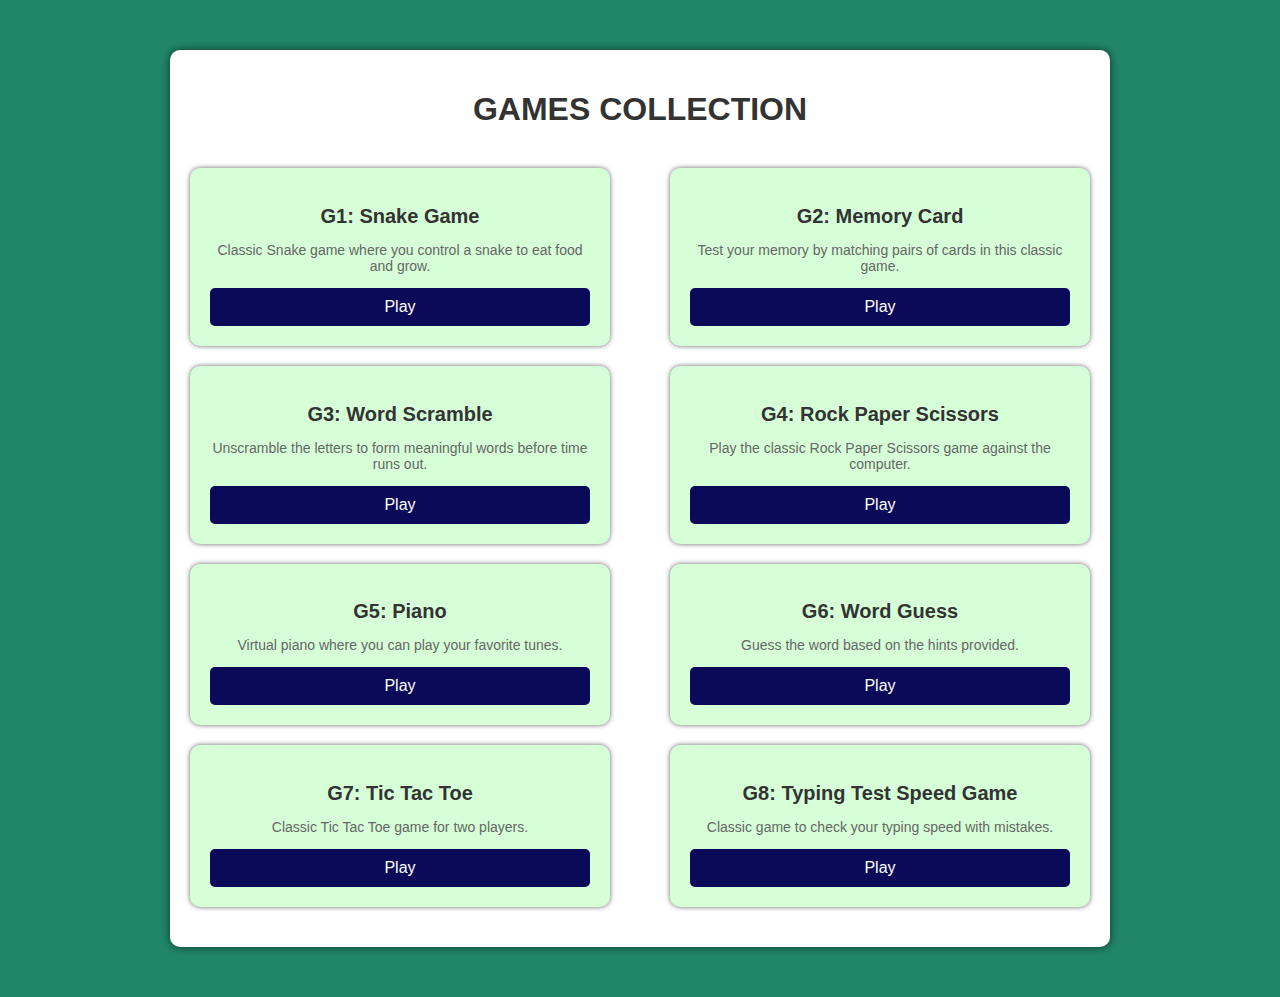
<file: index.html>
<!DOCTYPE html>
<html lang="en">
<head>
    <meta charset="UTF-8">
    <meta name="viewport" content="width=device-width, initial-scale=1.0">
    <link rel="icon" type="image/png" href="game.webp">
    <title>Games</title>
    <link rel="stylesheet" href="styles.css">
</head>
<body>
    <div class="container">
        <h1>GAMES COLLECTION</h1>
        <center><div class="game">
            <div class="game-card">
                <h2 class="game-title">G1: Snake Game</h2>
                <p class="game-description">Classic Snake game where you control a snake to eat food and grow.</p>
                <a href="G1/G1.html" class="play-btn">Play</a>
            </div>
            <div class="game-card">
                <h2 class="game-title">G2: Memory Card</h2>
                <p class="game-description">Test your memory by matching pairs of cards in this classic game.</p>
                <a href="G2/G2.html" class="play-btn">Play</a>
            </div>
            <div class="game-card">
                <h2 class="game-title">G3: Word Scramble</h2>
                <p class="game-description">Unscramble the letters to form meaningful words before time runs out.</p>
                <a href="G3/G3.html" class="play-btn">Play</a>
            </div>
            <div class="game-card">
                <h2 class="game-title">G4: Rock Paper Scissors</h2>
                <p class="game-description">Play the classic Rock Paper Scissors game against the computer.</p>
                <a href="G4/G4.html" class="play-btn">Play</a>
            </div>
            <div class="game-card">
                <h2 class="game-title">G5: Piano</h2>
                <p class="game-description">Virtual piano where you can play your favorite tunes.</p>
                <a href="G5/G5.html" class="play-btn">Play</a>
            </div>
            <div class="game-card">
                <h2 class="game-title">G6: Word Guess</h2>
                <p class="game-description">Guess the word based on the hints provided.</p>
                <a href="G6/G6.html" class="play-btn">Play</a>
            </div>
            <div class="game-card">
                <h2 class="game-title">G7: Tic Tac Toe</h2>
                <p class="game-description">Classic Tic Tac Toe game for two players.</p>
                <a href="G7/G7.html" class="play-btn">Play</a>
            </div>
            <div class="game-card">
                <h2 class="game-title">G8: Typing Test Speed Game</h2>
                <p class="game-description">Classic game to check your typing speed with mistakes.</p>
                <a href="G8/G8.html" class="play-btn">Play</a>
            </div>
        </div></center>
    </div>
</body>
</html>
</file>
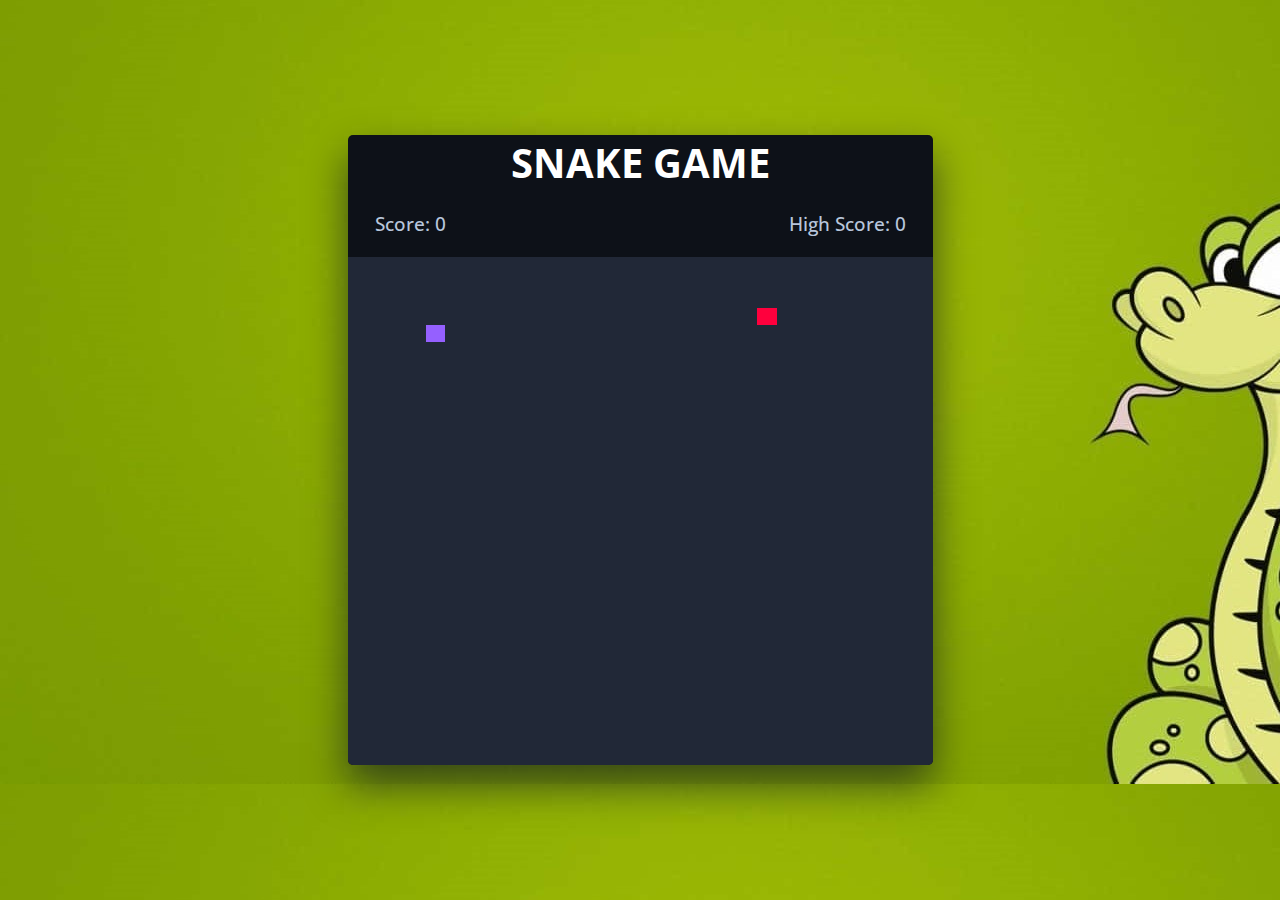
<file: G1/G1.html>
<!DOCTYPE html>
<html lang="en" dir="ltr">
  <head>
    <meta charset="utf-8">
    <title>Snake Game</title>
    <link rel="icon" type="image/png" href="i.webp">
    <link rel="stylesheet" href="G1.css">
    <meta name="viewport" content="width=device-width, initial-scale=1.0">
    <link rel="stylesheet" href="https://cdnjs.cloudflare.com/ajax/libs/font-awesome/6.3.0/css/all.min.css">
    <script src="G1.js" defer></script>
  </head>
  <body>
    <div class="wrapper">
      <center><H1>SNAKE GAME</H1></center>
      <div class="game-details">
        <span class="score">Score: 0</span>
        <span class="high-score">High Score: 0</span>
      </div>
      <div class="play-board"></div>
      <div class="controls">
        <i data-key="ArrowLeft" class="fa-solid fa-arrow-left-long"></i>
        <i data-key="ArrowUp" class="fa-solid fa-arrow-up-long"></i>
        <i data-key="ArrowRight" class="fa-solid fa-arrow-right-long"></i>
        <i data-key="ArrowDown" class="fa-solid fa-arrow-down-long"></i>
      </div>
    </div>
  </body>
</html>
</file>
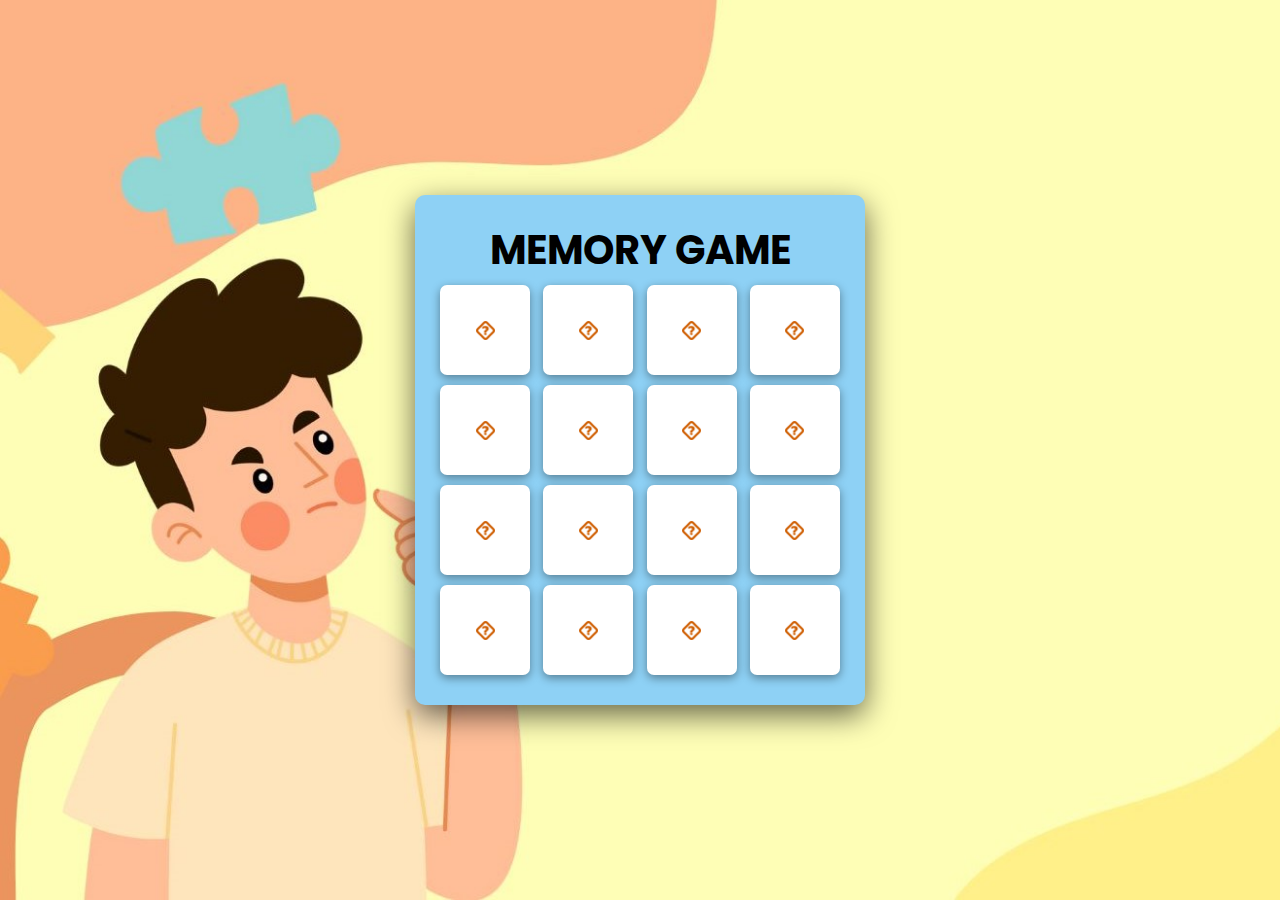
<file: G2/G2.html>
<!DOCTYPE html>
<html lang="en" dir="ltr">
  <head>
    <meta charset="utf-8">  
    <title>Memory Card Game</title>
    <link rel="stylesheet" href="G2.css">
    <link rel="icon" type="image/png" href="im.webp">
    <meta name="viewport" content="width=device-width, initial-scale=1.0">
  </head>
  <body>
    <div class="wrapper">
        <center><h1>MEMORY GAME</h1></center>
      <ul class="cards">
        <li class="card">
          <div class="view front-view">
            <img src="images/ques.webp" alt="icon">
          </div>
          <div class="view back-view">
            <img src="images/img-1.png" alt="card-img">
          </div>
        </li>
        <li class="card">
          <div class="view front-view">
            <img src="images/ques.webp" alt="icon">
          </div>
          <div class="view back-view">
            <img src="images/img-6.png" alt="card-img">
          </div>
        </li>
        <li class="card">
          <div class="view front-view">
            <img src="images/ques.webp" alt="icon">
          </div>
          <div class="view back-view">
            <img src="images/img-3.png" alt="card-img">
          </div>
        </li>
        <li class="card">
          <div class="view front-view">
            <img src="images/ques.webp" alt="icon">
          </div>
          <div class="view back-view">
            <img src="images/img-2.png" alt="card-img">
          </div>
        </li>
        <li class="card">
          <div class="view front-view">
            <img src="images/ques.webp" alt="icon">
          </div>
          <div class="view back-view">
            <img src="images/img-1.png" alt="card-img">
          </div>
        </li>
        <li class="card">
          <div class="view front-view">
            <img src="images/ques.webp" alt="icon">
          </div>
          <div class="view back-view">
            <img src="images/img-5.png" alt="card-img">
          </div>
        </li>
        <li class="card">
          <div class="view front-view">
            <img src="images/ques.webp" alt="icon">
          </div>
          <div class="view back-view">
            <img src="images/img-2.png" alt="card-img">
          </div>
        </li>
        <li class="card">
          <div class="view front-view">
            <img src="images/ques.webp" alt="icon">
          </div>
          <div class="view back-view">
            <img src="images/img-6.png" alt="card-img">
          </div>
        </li>
        <li class="card">
          <div class="view front-view">
            <img src="images/ques.webp" alt="icon">
          </div>
          <div class="view back-view">
            <img src="images/img-3.png" alt="card-img">
          </div>
        </li>
        <li class="card">
          <div class="view front-view">
            <img src="images/ques.webp" alt="icon">
          </div>
          <div class="view back-view">
            <img src="images/img-4.png" alt="card-img">
          </div>
        </li>
        <li class="card">
          <div class="view front-view">
            <img src="images/ques.webp" alt="icon">
          </div>
          <div class="view back-view">
            <img src="images/img-5.png" alt="card-img">
          </div>
        </li>
        <li class="card">
          <div class="view front-view">
            <img src="images/ques.webp" alt="icon">
          </div>
          <div class="view back-view">
            <img src="images/img-4.png" alt="card-img">
          </div>
        </li>
        <li class="card">
          <div class="view front-view">
            <img src="images/ques.webp" alt="icon">
          </div>
          <div class="view back-view">
            <img src="images/img-4.png" alt="card-img">
          </div>
        </li>
        <li class="card">
          <div class="view front-view">
            <img src="images/ques.webp" alt="icon">
          </div>
          <div class="view back-view">
            <img src="images/img-4.png" alt="card-img">
          </div>
        </li>
        <li class="card">
          <div class="view front-view">
            <img src="images/ques.webp" alt="icon">
          </div>
          <div class="view back-view">
            <img src="images/img-4.png" alt="card-img">
          </div>
        </li>
        <li class="card">
          <div class="view front-view">
            <img src="images/ques.webp" alt="icon">
          </div>
          <div class="view back-view">
            <img src="images/img-4.png" alt="card-img">
          </div>
        </li>
      </ul>
    </div>
    <script src="G2.js"></script>

  </body>
</html>
</file>
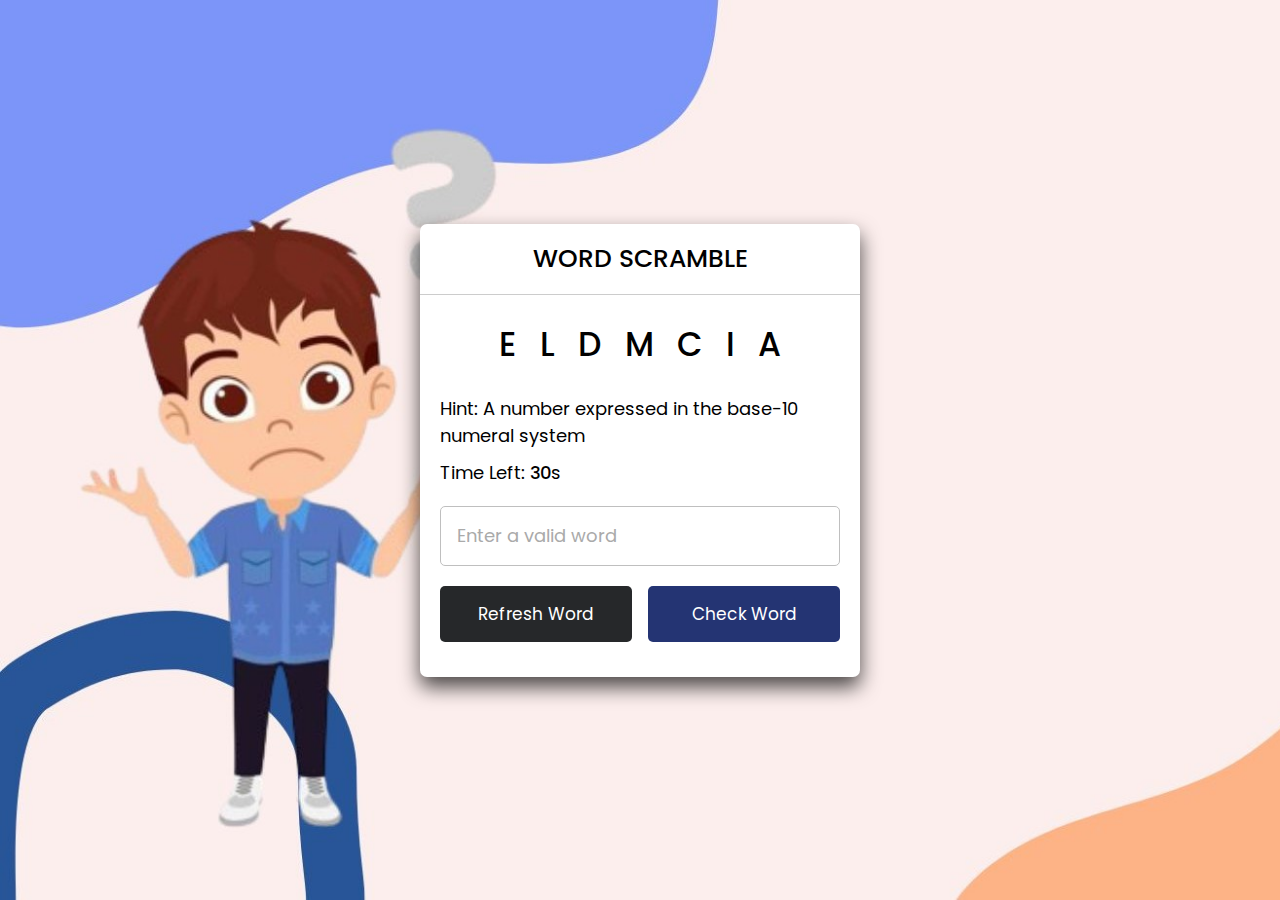
<file: G3/G3.html>
<!DOCTYPE html>
<html lang="en" dir="ltr">
  <head>
    <meta charset="utf-8">
    <title>Word Scramble Game</title>
    <link rel="stylesheet" href="G3.css">
    <link rel="icon" type="image/png" href="im.webp">
    <meta name="viewport" content="width=device-width, initial-scale=1.0">
    <script src="word.js" defer></script>
    <script src="G3.js" defer></script>
  </head>
  <body>
    <div class="container">
        <center><h2>WORD SCRAMBLE</h2></center>
        <div class="content">
            <p class="word"></p>
            <div class="details">
                <p class="hint">Hint: <span></span></p>
                <p class="time">Time Left: <span><b>30</b>s</span></p>
            </div>
            <input type="text" spellcheck="false" placeholder="Enter a valid word">
            <div class="buttons">
                <button class="refresh-word">Refresh Word</button>
                <button class="check-word">Check Word</button>
            </div>
        </div>
    </div>
  </body>
</html>
</file>
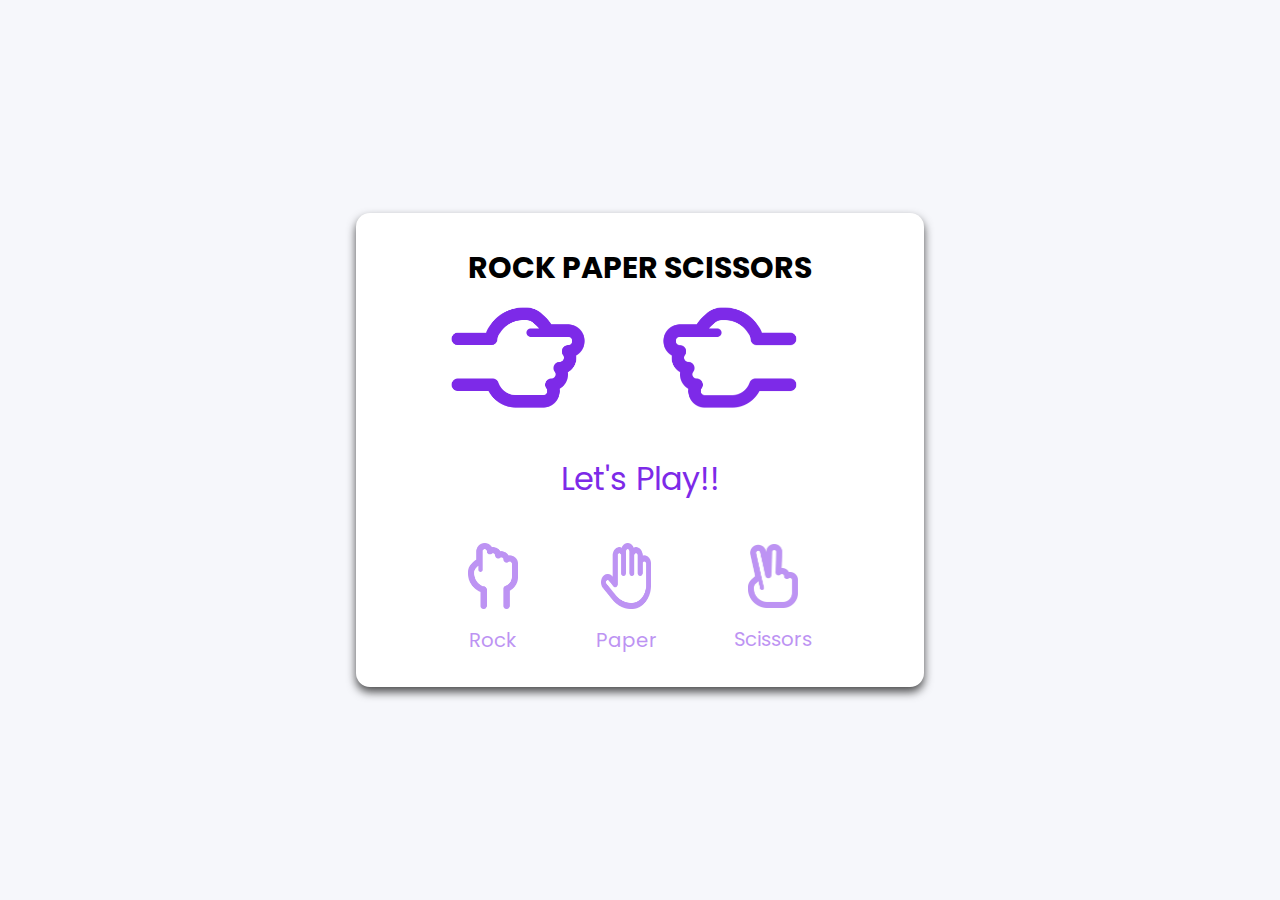
<file: G4/G4.html>
<!DOCTYPE html>
<html lang="en">
  <head>
    <meta charset="UTF-8" />
    <meta http-equiv="X-UA-Compatible" content="IE=edge" />
    <meta name="viewport" content="width=device-width, initial-scale=1.0" />
    <link rel="icon" type="image/png" href="i.webp">
   <title>Rock Paper Scissors</title>
    <link rel="stylesheet" href="G4.css" />
  </head>
  <body>
    <section class="container">
        <center><h1>ROCK PAPER SCISSORS</h1></center>
      <div class="result_field">
        <div class="result_images">
          <span class="user_result">
            <img src="images/rock.png" alt="" />
          </span>
          <span class="cpu_result">
            <img src="images/rock.png" alt="" />
          </span>
        </div>
        <div class="result">Let's Play!!</div>
      </div>

      <div class="option_images">
        <span class="option_image">
          <img src="images/rock.png" alt="" />
          <p>Rock</p>
        </span>
        <span class="option_image">
          <img src="images/paper.png" alt="" />
          <p>Paper</p>
        </span>
        <span class="option_image">
          <img src="images/scissors.png" alt="" />
          <p>Scissors</p>
        </span>
      </div>
    </section>

   <script src="G4.js" defer></script>
  </body>
</html>
</file>
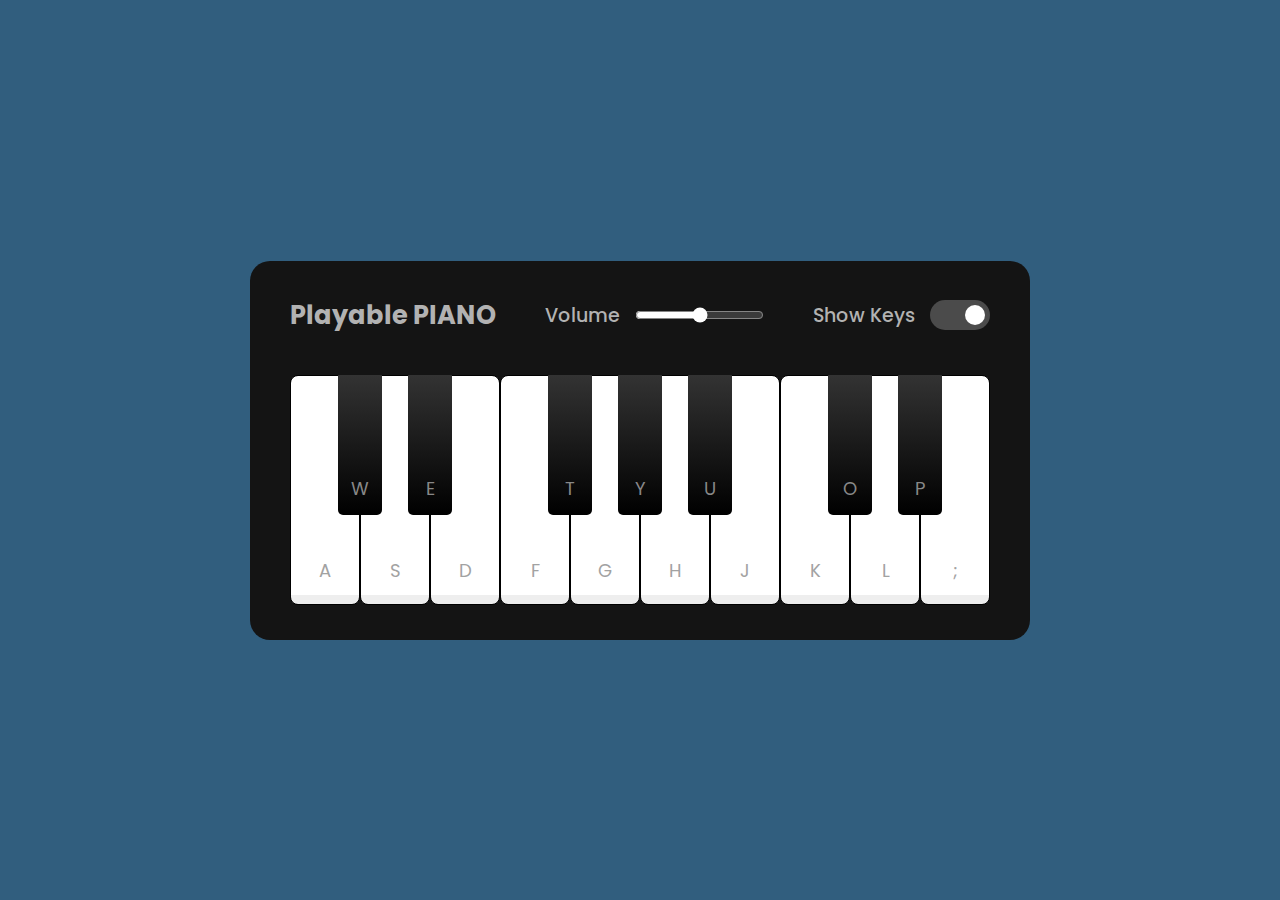
<file: G5/G5.html>
<!DOCTYPE html>
<html lang="en" dir="ltr">
  <head>
    <meta charset="utf-8">
    <title>Playable Piano</title>
    <link rel="icon" type="image/png" href="i.webp">
    <link rel="stylesheet" href="G5.css">
    <meta name="viewport" content="width=device-width, initial-scale=1.0">
    <script src="G5.js" defer></script>
  </head>
  <body>
    <div class="wrapper">
      <header>
        <h2>Playable PIANO</h2>
        <div class="column volume-slider">
          <span>Volume</span><input type="range" min="0" max="1" value="0.5" step="any">
        </div>
        <div class="column keys-checkbox">
          <span>Show Keys</span><input type="checkbox" checked>
        </div>
      </header>
      <ul class="piano-keys">
        <li class="key white" data-key="a"><span>a</span></li>
        <li class="key black" data-key="w"><span>w</span></li>
        <li class="key white" data-key="s"><span>s</span></li>
        <li class="key black" data-key="e"><span>e</span></li>
        <li class="key white" data-key="d"><span>d</span></li>
        <li class="key white" data-key="f"><span>f</span></li>
        <li class="key black" data-key="t"><span>t</span></li>
        <li class="key white" data-key="g"><span>g</span></li>
        <li class="key black" data-key="y"><span>y</span></li>
        <li class="key white" data-key="h"><span>h</span></li>
        <li class="key black" data-key="u"><span>u</span></li>
        <li class="key white" data-key="j"><span>j</span></li>
        <li class="key white" data-key="k"><span>k</span></li>
        <li class="key black" data-key="o"><span>o</span></li>
        <li class="key white" data-key="l"><span>l</span></li>
        <li class="key black" data-key="p"><span>p</span></li>
        <li class="key white" data-key=";"><span>;</span></li>
      </ul>
    </div>

  </body>
</html>
</file>
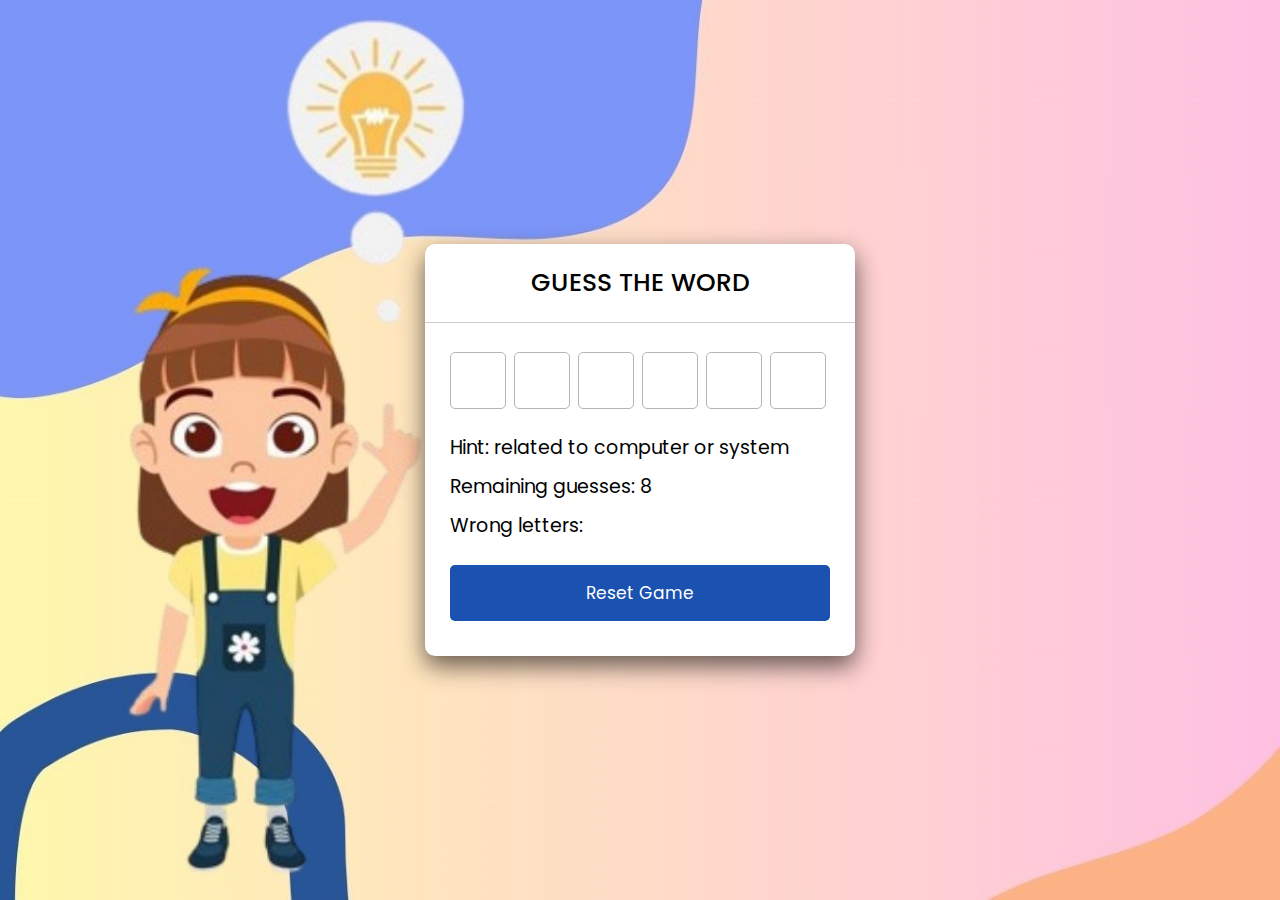
<file: G6/G6.html>
<!DOCTYPE html>
<html lang="en" dir="ltr">
  <head>
    <meta charset="utf-8">
    <title>Word Guessing Game</title>
    <link rel="icon" type="image/png" href="im.webp">
    <link rel="stylesheet" href="G6.css">
    <meta name="viewport" content="width=device-width, initial-scale=1.0">
  </head>
  <body>
    <div class="wrapper">
      <center><b><h1>GUESS THE WORD</h1></b></center>
      <div class="content">
        <input type="text" class="typing-input" maxlength="1">
        <div class="inputs"></div>
        <div class="details">
          <p class="hint">Hint: <span></span></p>
          <p class="guess-left">Remaining guesses: <span></span></p>
          <p class="wrong-letter">Wrong letters: <span></span></p>
        </div>
        <button class="reset-btn">Reset Game</button>
      </div>
    </div>

    <script src="word.js"></script>
    <script src="G6.js"></script>

  </body>
</html>
</file>
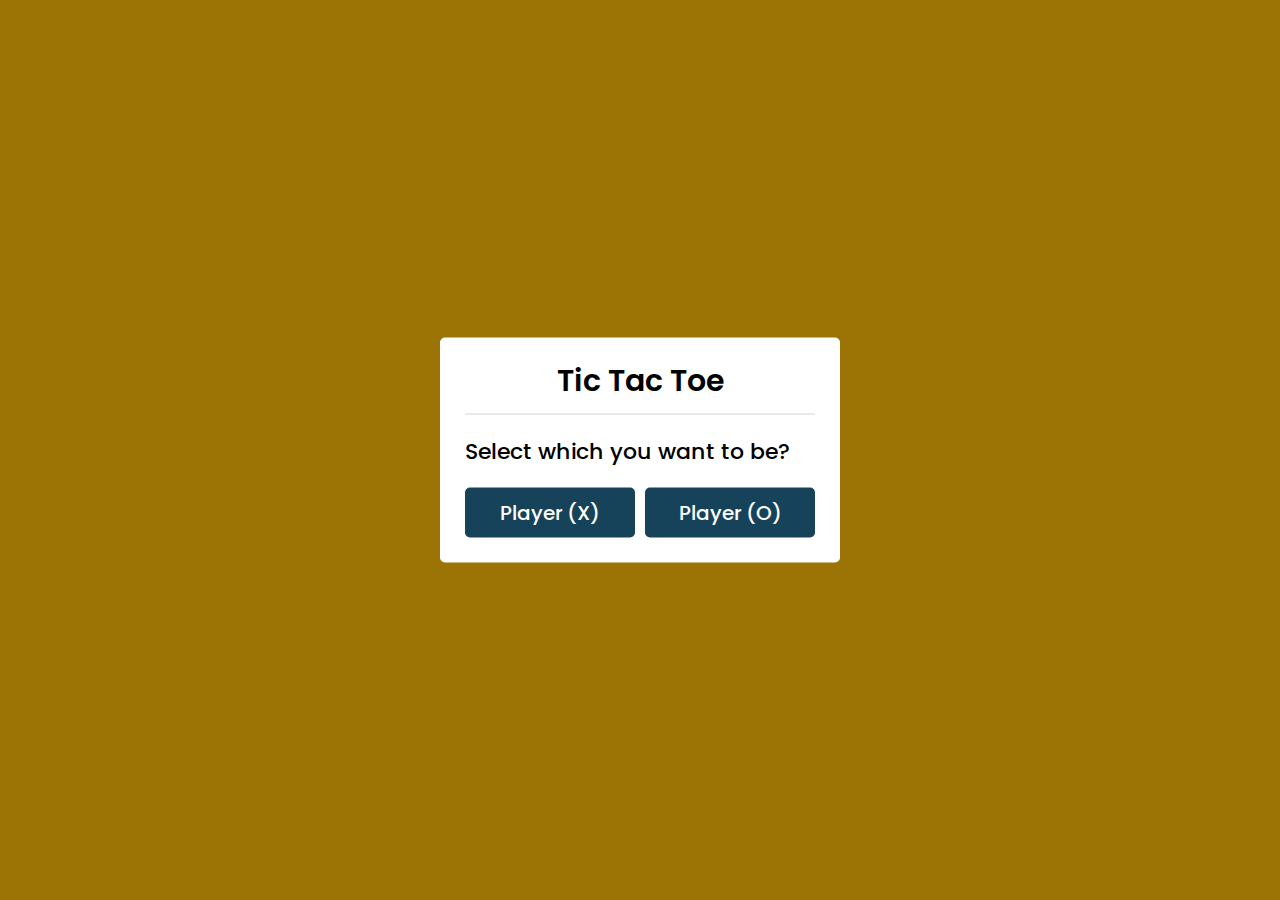
<file: G7/G7.html>
<!DOCTYPE html>
<html lang="en">
<head>
    <meta charset="UTF-8">
    <title>Tic Tac Toe Game</title>
    <link rel="icon" type="image/png" href="i.webp">
    <link rel="stylesheet" href="G7.css">
    <link rel="stylesheet" href="https://cdnjs.cloudflare.com/ajax/libs/font-awesome/5.15.3/css/all.min.css"/>
</head>
<body>
  <div class="select-box">
    <center><header>Tic Tac Toe</header></center>
    <div class="content">
      <div class="title">Select which you want to be?</div>
      <div class="options">
        <button class="playerX">Player (X)</button>
        <button class="playerO">Player (O)</button>
      </div>
    </div>
  </div> 

  <div class="play-board">
    <div class="details">
      <div class="players">
        <span class="Xturn">X's Turn</span>
        <span class="Oturn">O's Turn</span>
        <div class="slider"></div>
      </div>
    </div>
    <div class="play-area">
      <section>
        <span class="box1"></span>
        <span class="box2"></span>
        <span class="box3"></span>
      </section>
      <section>
        <span class="box4"></span>
        <span class="box5"></span>
        <span class="box6"></span>
      </section>
      <section>
        <span class="box7"></span>
        <span class="box8"></span>
        <span class="box9"></span>
      </section>
    </div>
  </div>

  <div class="result-box">
    <div class="won-text"></div>
    <div class="btn"><button>Replay</button></div>
  </div>

  <script src="G7.js"></script>

</body>
</html>
</file>
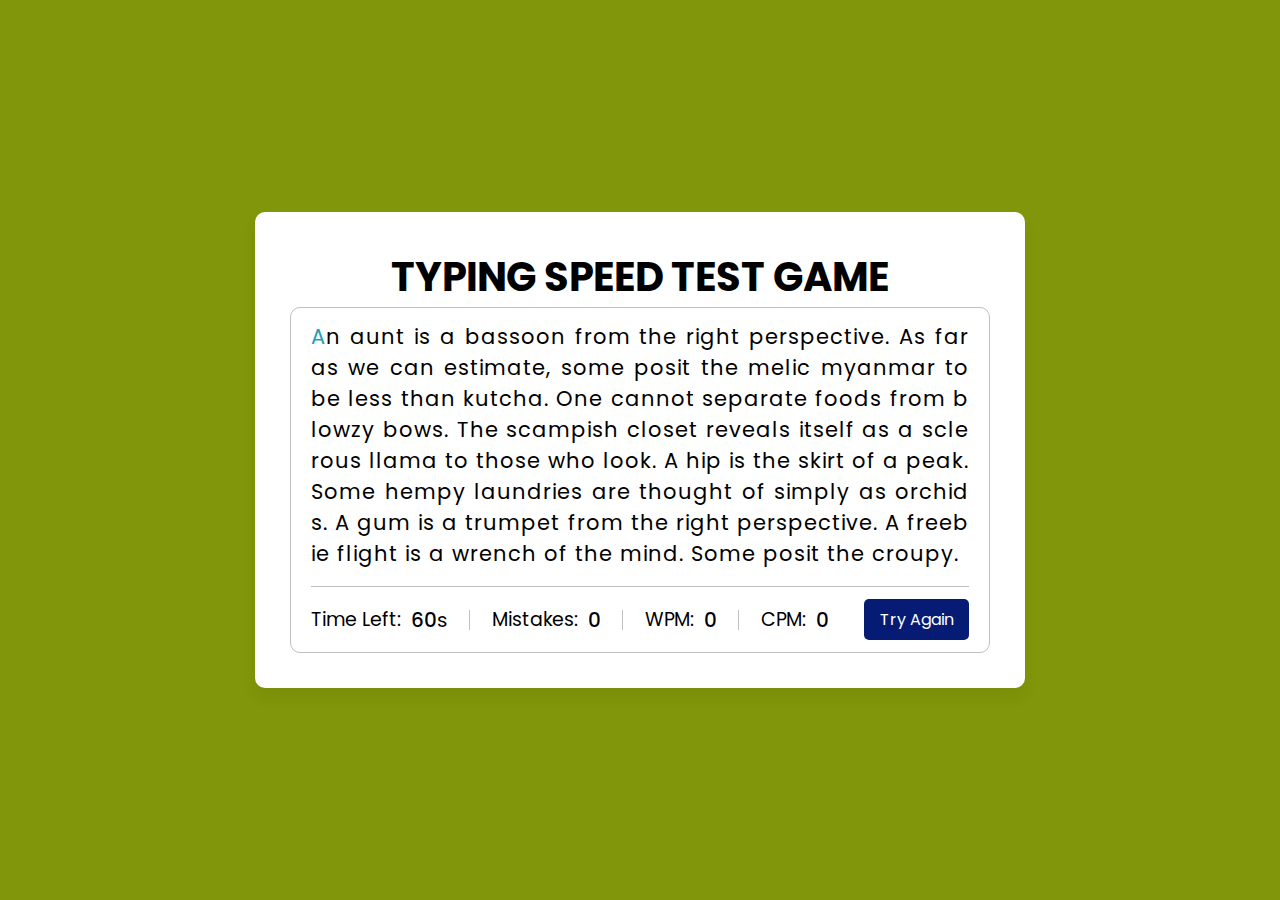
<file: G8/G8.html>
<!DOCTYPE html>
<html lang="en" dir="ltr">
  <head>
    <meta charset="utf-8">  
    <title>Typing Speed Test Game</title>
    <link rel="stylesheet" href="G8.css">
    <link rel="icon" type="image/png" href="i.webp">
    <meta name="viewport" content="width=device-width, initial-scale=1.0">
  </head>
  <body>
    <div class="wrapper">
        <center><h1>TYPING SPEED TEST GAME</h1></center>
      <input type="text" class="input-field">
      <div class="content-box">
        <div class="typing-text">
          <p></p>
        </div>
        <div class="content">
          <ul class="result-details">
            <li class="time">
              <p>Time Left:</p>
              <span><b>60</b>s</span>
            </li>
            <li class="mistake">
              <p>Mistakes:</p>
              <span>0</span>
            </li>
            <li class="wpm">
              <p>WPM:</p>
              <span>0</span>
            </li>
            <li class="cpm">
              <p>CPM:</p>
              <span>0</span>
            </li>
          </ul>
          <button>Try Again</button>
        </div>
      </div>
    </div>

    <script src="paragraphs.js"></script>
    <script src="G8.js"></script>
  
  </body>
</html>
</file>
<file: styles.css>
body {
    font-family: Arial, sans-serif;
    margin: 0;
    padding: 0;
    background-color: #218667;
}
.container {
    max-width: 900px;
    margin: 50px auto;
    padding: 20px;
    background-color: #fff;
    border-radius: 10px;
    box-shadow: 0 0 10px rgba(0, 0, 0, 0.6);
}
h1 {
    text-align: center;
    color: #333;
}
.game {
    display: flex;
    justify-content: space-between;
    flex-wrap: wrap;
    margin-top: 40px;
}
.game-card {
    width: 380px;
    padding: 20px;
    background-color: #d6ffd7;
    border-radius: 10px;
    box-shadow: 0 0 5px rgba(0, 0, 0, 0.6);
    margin-bottom: 20px;
    transition: all 0.3s ease;
}
.game-card:hover {
    transform: translateY(-5px);
    box-shadow: 0 5px 15px rgba(0, 0, 0, 0.6);
}
.game-title {
    font-size: 20px;
    margin-bottom: 10px;
    color: #333;
}
.game-description {
    font-size: 14px;
    color: #666;
}
.play-btn {
    display: block;
    text-align: center;
    padding: 10px 20px;
    background-color: #0a0a58;
    color: #fff;
    text-decoration: none;
    border-radius: 5px;
    transition: background-color 0.3s ease;
}
.play-btn:hover {
    background-color: #000000;
}
</file>
<file: G1/G1.css>
@import url('https://fonts.googleapis.com/css2?family=Open+Sans:wght@400;500;600;700&display=swap');
* {
  margin: 0;
  padding: 0;
  box-sizing: border-box;
  font-family: 'Open Sans', sans-serif;
}
body {
  display: flex;
  align-items: center;
  justify-content: center;
  min-height: 100vh;
  background: #f4fe99;
  background-image: url('snake.jpg');
}
.wrapper {
  width: 65vmin;
  height: 70vmin;
  display: flex;
  overflow: hidden;
  flex-direction: column;
  justify-content: center;
  border-radius: 5px;
  background: #0d1118;
  box-shadow: 0 20px 40px rgba(3, 10, 38, 0.6);
}
.game-details {
  color: #B8C6DC;
  font-weight: 500;
  font-size: 1.2rem;
  padding: 20px 27px;
  display: flex;
  justify-content: space-between;
}
.play-board {
  height: 100%;
  width: 100%;
  display: grid;
  background: #212837;
  grid-template: repeat(30, 1fr) / repeat(30, 1fr);
}
.play-board .food {
  background: #FF003D;
}
.play-board .head {
  background: #9560ff;
}

.controls {
  display: none;
  justify-content: space-between;
}
.controls i {
  padding: 25px 0;
  text-align: center;
  font-size: 1.3rem;
  color: #B8C6DC;
  width: calc(100% / 4);
  cursor: pointer;
  border-right: 1px solid #171B26;
}
h1{
  color: white;
  font-size: 40px;
}
@media screen and (max-width: 800px) {
  .wrapper {
    width: 90vmin;
    height: 115vmin;
  }
  .game-details {
    font-size: 1rem;
    padding: 15px 27px;
  }
  .controls {
    display: flex;
  }
  .controls i {
    padding: 15px 0;
    font-size: 1rem;
  }
}
</file>
<file: G2/G2.css>
@import url('https://fonts.googleapis.com/css2?family=Poppins:wght@400;500;600;700&display=swap');
*{
  margin: 0;
  padding: 0;
  box-sizing: border-box;
  font-family: 'Poppins', sans-serif;
}
body{
  display: flex;
  align-items: center;
  justify-content: center;
  min-height: 100vh;
  background: #ebebeb;
  background-image: url('design.jpg');
  background-size: cover;
}
.wrapper{
  padding: 25px;
  border-radius: 10px;
  background: #8ed1f5;
  box-shadow: 0 10px 30px rgba(0,0,0,0.6);
}
.cards, .card, .view{
  display: flex;
  align-items: center;
  justify-content: center;
}
.cards{
  height: 400px;
  width: 400px;
  flex-wrap: wrap;
  justify-content: space-between;
}
.cards .card{
  cursor: pointer;
  list-style: none;
  user-select: none;
  position: relative;
  perspective: 1000px;
  transform-style: preserve-3d;
  height: calc(100% / 4 - 10px);
  width: calc(100% / 4 - 10px);
}
.card.shake{
  animation: shake 0.35s ease-in-out;
}
@keyframes shake {
  0%, 100%{
    transform: translateX(0);
  }
  20%{
    transform: translateX(-13px);
  }
  40%{
    transform: translateX(13px);
  }
  60%{
    transform: translateX(-8px);
  }
  80%{
    transform: translateX(8px);
  }
}
.card .view{
  width: 100%;
  height: 100%;
  position: absolute;
  border-radius: 7px;
  background: #fff;
  pointer-events: none;
  backface-visibility: hidden;
  box-shadow: 0 3px 10px rgba(0,0,0,0.4);
  transition: transform 0.25s linear;
}
.card .front-view img{
  width: 19px;
}
.card .back-view img{
  max-width: 45px;
}
.card .back-view{
  transform: rotateY(-180deg);
}
.card.flip .back-view{
  transform: rotateY(0);
}
.card.flip .front-view{
  transform: rotateY(180deg);
}
h1{
    font-size: 40px;
}

@media screen and (max-width: 700px) {
  .cards{
    height: 350px;
    width: 350px;
  }
  .card .front-view img{
    width: 17px;
  }
  .card .back-view img{
    max-width: 40px;
  }
}

@media screen and (max-width: 530px) {
  .cards{
    height: 300px;
    width: 300px;
  }
  .card .front-view img{
    width: 15px;
  }
  .card .back-view img{
    max-width: 35px;
  }
}
</file>
<file: G3/G3.css>
@import url('https://fonts.googleapis.com/css2?family=Poppins:wght@400;500;600&display=swap');
*{
  margin: 0;
  padding: 0;
  box-sizing: border-box;
  font-family: 'Poppins', sans-serif;
}
body{
  display: flex;
  padding: 0 10px;
  align-items: center;
  justify-content: center;
  min-height: 100vh;
  background: #e8e9ee;
  background-image: url('design.jpg');
  background-size: cover;
}
.container{
  width: 440px;
  border-radius: 7px;
  background: #fff;
  box-shadow: 0 10px 20px rgba(0,0,0,0.7);
}
.container h2{
  font-size: 25px;
  font-weight: 500;
  padding: 16px 25px;
  border-bottom: 1px solid #ccc;
}
.container .content{
  margin: 25px 20px 35px;
}
.content .word{
  user-select: none;
  font-size: 33px;
  font-weight: 500;
  text-align: center;
  letter-spacing: 24px;
  margin-right: -24px;
  word-break: break-all;
  text-transform: uppercase;
}
.content .details{
  margin: 25px 0 20px;
}
.details p{
  font-size: 18px;
  margin-bottom: 10px;
}
.details p b{
  font-weight: 500;
}
.content input{
  width: 100%;
  height: 60px;
  outline: none;
  padding: 0 16px;
  font-size: 18px;
  border-radius: 5px;
  border: 1px solid #bfbfbf;
}
.content input:focus{
  box-shadow: 0px 2px 4px rgba(0,0,0,0.5);
}
.content input::placeholder{
  color: #aaa;
}
.content input:focus::placeholder{
  color: #bfbfbf;
}
.content .buttons{
  display: flex;
  margin-top: 20px;
  justify-content: space-between;
}
.buttons button{
  border: none;
  outline: none;
  color: #fff;
  cursor: pointer;
  padding: 15px 0;
  font-size: 17px;
  border-radius: 5px;
  width: calc(100% / 2 - 8px);
  transition: all 0.3s ease;
}
.buttons button:active{
  transform: scale(0.97);
}
.buttons .refresh-word{
  background: #26282a;
}
.buttons .refresh-word:hover{
  background: #5f666d;
}
.buttons .check-word{
  background: #243473;
}
.buttons .check-word:hover{
  background: #2c52ed;
}

@media screen and (max-width: 470px) {
  .container h2{
    font-size: 40px;
    padding: 13px 20px;
  }
  .content .word{
    font-size: 30px;
    letter-spacing: 20px;
    margin-right: -20px;
  }
  .container .content{
    margin: 20px 20px 30px;
  }
  .details p{
    font-size: 16px;
    margin-bottom: 8px;
  }
  .content input{
    height: 55px;
    font-size: 17px;
  }
  .buttons button{
    padding: 14px 0;
    font-size: 16px;
    width: calc(100% / 2 - 7px);
  }
}
</file>
<file: G4/G4.css>
@import url("https://fonts.googleapis.com/css2?family=Poppins:wght@200;300;400;500;600;700&display=swap");
* {
  margin: 0;
  padding: 0;
  box-sizing: border-box;
  font-family: "Poppins", sans-serif;
}
body {
  height: 100vh;
  display: flex;
  align-items: center;
  justify-content: center;
  background: #f6f7fb;
}
::selection {
  color: #fff;
  background-color: #7d2ae8;
}
.container {
  padding: 2rem 7rem;
  border-radius: 14px;
  background: #fff;
  box-shadow: 0 5px 10px rgba(0, 0, 0, 0.7);
}
.result_images {
  display: flex;
  column-gap: 7rem;
}
.container.start .user_result {
  transform-origin: left;
  animation: userShake 0.7s ease infinite;
}
@keyframes userShake {
  50% {
    transform: rotate(10deg);
  }
}

.container.start .cpu_result {
  transform-origin: right;
  animation: cpuShake 0.7s ease infinite;
}
@keyframes cpuShake {
  50% {
    transform: rotate(-10deg);
  }
}
.result_images img {
  width: 100px;
}
.user_result img {
  transform: rotate(90deg);
}
.cpu_result img {
  transform: rotate(-90deg) rotateY(180deg);
}
.result {
  text-align: center;
  font-size: 2rem;
  color: #7d2ae8;
  margin-top: 1.5rem;
}

.option_image img {
  width: 50px;
}
.option_images {
  display: flex;
  align-items: center;
  margin-top: 2.5rem;
  justify-content: space-between;
}
.container.start .option_images {
  pointer-events: none;
}
.option_image {
  display: flex;
  flex-direction: column;
  align-items: center;
  opacity: 0.5;
  cursor: pointer;
  transition: opacity 0.3s ease;
}
.option_image:hover {
  opacity: 1;
}
.option_image.active {
  opacity: 1;
}
.option_image img {
  pointer-events: none;
}
.option_image p {
  color: #7d2ae8;
  font-size: 1.235rem;
  margin-top: 1rem;
  pointer-events: none;
}
h1
{
    font-size: 30px;
}
</file>
<file: G5/G5.css>
@import url('https://fonts.googleapis.com/css2?family=Poppins:wght@400;500;600&display=swap');
* {
  margin: 0;
  padding: 0;
  box-sizing: border-box;
  font-family: 'Poppins', sans-serif;
}
body {
  display: flex;
  align-items: center;
  justify-content: center;
  min-height: 100vh;
  background: #315e7e;
}
.wrapper {
  padding: 35px 40px;
  border-radius: 20px;
  background: #141414;
}
.wrapper header {
  display: flex;
  color: #B2B2B2;
  align-items: center;
  justify-content: space-between;
}
header h2 {
  font-size: 1.6rem;
}
header .column {
  display: flex;
  align-items: center;
}
header span {
  font-weight: 500;
  margin-right: 15px;
  font-size: 1.19rem;
}
header input {
  outline: none;
  border-radius: 30px;
}
.volume-slider input {
  accent-color: #fff;
}
.keys-checkbox input {
  height: 30px;
  width: 60px;
  cursor: pointer;
  appearance: none;
  position: relative;
  background: #4B4B4B
}
.keys-checkbox input::before {
  content: "";
  position: absolute;
  top: 50%;
  left: 5px;
  width: 20px;
  height: 20px;
  border-radius: 50%;
  background: #8c8c8c;
  transform: translateY(-50%);
  transition: all 0.3s ease;
}
.keys-checkbox input:checked::before {
  left: 35px;
  background: #fff;
}
.piano-keys {
  display: flex;
  list-style: none;
  margin-top: 40px;
}
.piano-keys .key {
  cursor: pointer;
  user-select: none;
  position: relative;
  text-transform: uppercase;
}
.piano-keys .black {
  z-index: 2;
  width: 44px;
  height: 140px;
  margin: 0 -22px 0 -22px;
  border-radius: 0 0 5px 5px;
  background: linear-gradient(#333, #000);
}
.piano-keys .black.active {
  box-shadow: inset -5px -10px 10px rgba(255,255,255,0.1);
  background:linear-gradient(to bottom, #000, #434343);
}
.piano-keys .white {
  height: 230px;
  width: 70px;
  border-radius: 8px;
  border: 1px solid #000;
  background: linear-gradient(#fff 96%, #eee 4%);
}
.piano-keys .white.active {
  box-shadow: inset -5px 5px 20px rgba(0,0,0,0.2);
  background:linear-gradient(to bottom, #fff 0%, #eee 100%);
}
.piano-keys .key span {
  position: absolute;
  bottom: 20px;
  width: 100%;
  color: #A2A2A2;
  font-size: 1.13rem;
  text-align: center;
}
.piano-keys .key.hide span {
  display: none;
}
.piano-keys .black span {
  bottom: 13px;
  color: #888888;
}

@media screen and (max-width: 815px) {
  .wrapper {
    padding: 25px;
  }
  header {
    flex-direction: column;
  }
  header :where(h2, .column) {
    margin-bottom: 13px;
  }
  .volume-slider input {
    max-width: 100px;
  }
  .piano-keys {
    margin-top: 20px;
  }
  .piano-keys .key:where(:nth-child(9), :nth-child(10)) {
    display: none;
  }
  .piano-keys .black {
    height: 100px;
    width: 40px;
    margin: 0 -20px 0 -20px;
  }
  .piano-keys .white {
    height: 180px;
    width: 60px;
  }
}

@media screen and (max-width: 615px) {
  .piano-keys .key:nth-child(13),
  .piano-keys .key:nth-child(14),
  .piano-keys .key:nth-child(15),
  .piano-keys .key:nth-child(16),
  .piano-keys .key :nth-child(17) {
    display: none;
  }
  .piano-keys .white {
    width: 50px;
  }
}
</file>
<file: G6/G6.css>
@import url('https://fonts.googleapis.com/css2?family=Poppins:wght@400;500;600&display=swap');
*{
  margin: 0;
  padding: 0;
  box-sizing: border-box;
  font-family: 'Poppins', sans-serif;
}
body{
  display: flex;
  padding: 0 10px;
  min-height: 100vh;
  align-items: center;
  justify-content: center;
  background: #d3d5d8;
  background-image: url('design.jpg');
  background-size: cover;
}
.wrapper{
  width: 430px;
  background: #fff;
  border-radius: 10px;
  box-shadow: 0 10px 25px rgba(0,0,0,0.6);
}
.wrapper h1{
  font-size: 25px;
  font-weight: 500;
  padding: 20px 25px;
  border-bottom: 1px solid #ccc;
}
.wrapper .content{
  margin: 25px 25px 35px;
}
.content .inputs{
  display: flex;
  flex-wrap: wrap;
  justify-content: center;
}
.inputs input{
  height: 57px;
  width: 56px;
  margin: 4px;
  font-size: 24px;
  font-weight: 500;
  color: #10255b;
  text-align: center;
  border-radius: 5px;
  background: none;
  pointer-events: none;
  text-transform: uppercase;
  border: 1px solid #B5B5B5;
}
.typing-input {
  opacity: 0;
  z-index: -999;
  position: absolute;
  pointer-events: none;
}
.inputs input:first-child{
  margin-left: 0px;
}
.content .details{
  margin: 20px 0 25px;
}
.details p{
  font-size: 19px;
  margin-bottom: 10px;
}
.content .reset-btn{
  width: 100%;
  border: none;
  cursor: pointer;
  color: #fff;
  outline: none;
  padding: 15px 0;
  font-size: 17px;
  border-radius: 5px;
  background: #1b52b2;
  transition: all 0.3s ease;
}
.content .reset-btn:hover{
  background: #07372d;
}

@media screen and (max-width: 460px) {
  .wrapper {
    width: 100%;
  }
  .wrapper h1{
    font-size: 22px;
    padding: 16px 20px;
  }
  .wrapper .content{
    margin: 25px 20px 35px;
  }
  .inputs input{
    height: 51px;
    width: 50px;
    margin: 3px;
    font-size: 22px;
  }
  .details p{
    font-size: 17px;
  }
  .content .reset-btn{
    padding: 14px 0;
    font-size: 16px;
  }
}
</file>
<file: G7/G7.css>
@import url('https://fonts.googleapis.com/css2?family=Poppins:wght@200;300;400;500;600;700&display=swap');
*{
  margin: 0;
  padding: 0;
  box-sizing: border-box;
  font-family: 'Poppins', sans-serif;
}
::selection{
  color: #fff;
  background:#143647;
}
body{
  background:#9c7406;
}
.select-box, .play-board, .result-box{
  position: absolute;
  top: 50%;
  left: 50%;
  transform: translate(-50%, -50%);
  transition: all 0.3s ease;
}
.select-box{
  background: #fff;
  padding: 20px 25px 25px;
  border-radius: 5px;
  max-width: 400px;
  width: 100%;
}
.select-box.hide{
  opacity: 0;
  pointer-events: none;
}
.select-box header{
  font-size: 30px;
  font-weight: 600;
  padding-bottom: 10px;
  border-bottom: 1px solid lightgrey;
}
.select-box .title{
  font-size: 22px;
  font-weight: 500;
  margin: 20px 0;
}
.select-box .options{
  display: flex;
  width: 100%;
}
.options button{
  width: 100%;
  font-size: 20px;
  font-weight: 500;
  padding: 10px 0;
  border: none;
  background: #17435a;
  border-radius: 5px;
  color: #fff;
  outline: none;
  cursor: pointer;
  transition: all 0.3s ease;
}
.options button:hover,
.btn button:hover{
  transform: scale(0.96);
}
.options button.playerX{
  margin-right: 5px;
}
.options button.playerO{
  margin-left: 5px;
}
.select-box .credit{
  text-align: center;
  margin-top: 20px;
  font-size: 18px;
  font-weight: 500;
}
.select-box .credit a{
  color: #17435a;
  text-decoration: none;
}
.select-box .credit a:hover{
  text-decoration: underline;
}

.play-board{
  opacity: 0;
  pointer-events: none;
  transform: translate(-50%, -50%) scale(0.9);
}
.play-board.show{
  opacity: 1;
  pointer-events: auto;
  transform: translate(-50%, -50%) scale(1);
}
.play-board .details{
  padding: 7px;
  border-radius: 5px;
  background: #fff;
}
.play-board .players{
  width: 100%;
  display: flex;
  position: relative;
  justify-content: space-between;
}
.players span{
  position: relative;
  z-index: 2;
  color: #17435a;
  font-size: 20px;
  font-weight: 500;
  padding: 10px 0;
  width: 100%;
  text-align: center;
  cursor: default;
  user-select: none;
  transition: all 0.3 ease;
}
.players.active span:first-child{
  color: #fff;
}
.players.active span:last-child{
  color: #17435a;
}
.players span:first-child{
  color: #fff;
}
.players .slider{
  position: absolute;
  top: 0;
  left: 0;
  width: 50%;
  height: 100%;
  background: #17435a;
  border-radius: 5px;
  transition: all 0.3s ease;
}
.players.active .slider{
  left: 50%;
}
.players.active span:first-child{
  color: #17435a;
}
.players.active span:nth-child(2){
  color: #fff;
}
.players.active .slider{
  left: 50%;
}
.play-area{
  margin-top: 20px;
}
.play-area section{
  display: flex;
  margin-bottom: 1px;
}
.play-area section span{
  display: block;
  height: 90px;
  width: 90px;
  margin: 2px;
  color: #17435a;
  font-size: 40px;
  line-height: 80px;
  text-align: center;
  border-radius: 5px;
  background: #fff;
}

.result-box{
  padding: 25px 20px;
  border-radius: 5px;
  max-width: 400px;
  width: 100%;
  opacity: 0;
  text-align: center;
  background: #fff;
  pointer-events: none;
  transform: translate(-50%, -50%) scale(0.9);
}
.result-box.show{
  opacity: 1;
  pointer-events: auto;
  transform: translate(-50%, -50%) scale(1);
}
.result-box .won-text{
  font-size: 30px;
  font-weight: 500;
  display: flex;
  justify-content: center;
}
.result-box .won-text p{
  font-weight: 600;
  margin: 0 5px;
}
.result-box .btn{
  width: 100%;
  margin-top: 25px;
  display: flex;
  justify-content: center;
}
.btn button{
  font-size: 18px;
  font-weight: 500;
  padding: 8px 20px;
  border: none;
  background: #17435a;
  border-radius: 5px;
  color: #fff;
  outline: none;
  cursor: pointer;
  transition: all 0.3s ease;
}
</file>
<file: G8/G8.css>
@import url('https://fonts.googleapis.com/css2?family=Poppins:wght@400;500;600;700&display=swap');
*{
  margin: 0;
  padding: 0;
  box-sizing: border-box;
  font-family: 'Poppins', sans-serif;
}
body{
  display: flex;
  padding: 0 10px;
  align-items: center;
  justify-content: center;
  min-height: 100vh;
  background: #81960a;
}
::selection{
  color: #fff;
  background: #17A2B8;
}
.wrapper{
  width: 770px;
  padding: 35px;
  background: #fff;
  border-radius: 10px;
  box-shadow: 0 10px 15px rgba(0,0,0,0.05);
}
.wrapper .input-field{
  opacity: 0;
  z-index: -999;
  position: absolute;
}
.wrapper .content-box{
  padding: 13px 20px 0;
  border-radius: 10px;
  border: 1px solid #bfbfbf;
}
.content-box .typing-text{
  overflow: hidden;
  max-height: 256px;
}
.typing-text::-webkit-scrollbar{
  width: 0;
}
.typing-text p{
  font-size: 21px;
  text-align: justify;
  letter-spacing: 1px;
  word-break: break-all;
}
.typing-text p span{
  position: relative;
}
.typing-text p span.correct{
  color: #56964f;
}
.typing-text p span.incorrect{
  color: #cb3439;
  outline: 1px solid #fff;
  background: #ffc0cb;
  border-radius: 4px;
}
.typing-text p span.active{
  color: #17A2B8;
}
.typing-text p span.active::before{
  position: absolute;
  content: "";
  height: 2px;
  width: 100%;
  bottom: 0;
  left: 0;
  opacity: 0;
  border-radius: 5px;
  background: #9a0d8a;
  animation: blink 1s ease-in-out infinite;
}
@keyframes blink{
  50%{ 
    opacity: 1; 
  }
}
.content-box .content{
  margin-top: 17px;
  display: flex;
  padding: 12px 0;
  flex-wrap: wrap;
  align-items: center;
  justify-content: space-between;
  border-top: 1px solid #bfbfbf;
}
.content button{
  outline: none;
  border: none;
  width: 105px;
  color: #fff;
  padding: 8px 0;
  font-size: 16px;
  cursor: pointer;
  border-radius: 5px;
  background: #061c74;
  transition: transform 0.3s ease;
}
.content button:active{
  transform: scale(0.97);
}
.content .result-details{
  display: flex;
  flex-wrap: wrap;
  align-items: center;
  width: calc(100% - 140px);
  justify-content: space-between;
}
.result-details li{
  display: flex;
  height: 20px;
  list-style: none;
  position: relative;
  align-items: center;
}
.result-details li:not(:first-child){
  padding-left: 22px;
  border-left: 1px solid #bfbfbf;
}
.result-details li p{
  font-size: 19px;
}
.result-details li span{
  display: block;
  font-size: 20px;
  margin-left: 10px;
}
li span b{
  font-weight: 500;
}
li:not(:first-child) span{
  font-weight: 500;
}
h1{
    font-size: 40px;
}
@media (max-width: 745px) {
  .wrapper{
    padding: 20px;
  }
  .content-box .content{
    padding: 20px 0;
  }
  .content-box .typing-text{
    max-height: 100%;
  }
  .typing-text p{
    font-size: 19px;
    text-align: left;
  }
  .content button{
    width: 100%;
    font-size: 15px;
    padding: 10px 0;
    margin-top: 20px;
  }
  .content .result-details{
    width: 100%;
  }
  .result-details li:not(:first-child){
    border-left: 0;
    padding: 0;
  }
  .result-details li p, 
  .result-details li span{
    font-size: 17px;
  }
}
@media (max-width: 518px) {
  .wrapper .content-box{
    padding: 10px 15px 0;
  }
  .typing-text p{
    font-size: 18px;
  }
  .result-details li{
    margin-bottom: 10px;
  }
  .content button{
    margin-top: 10px;
  }
}
</file>
